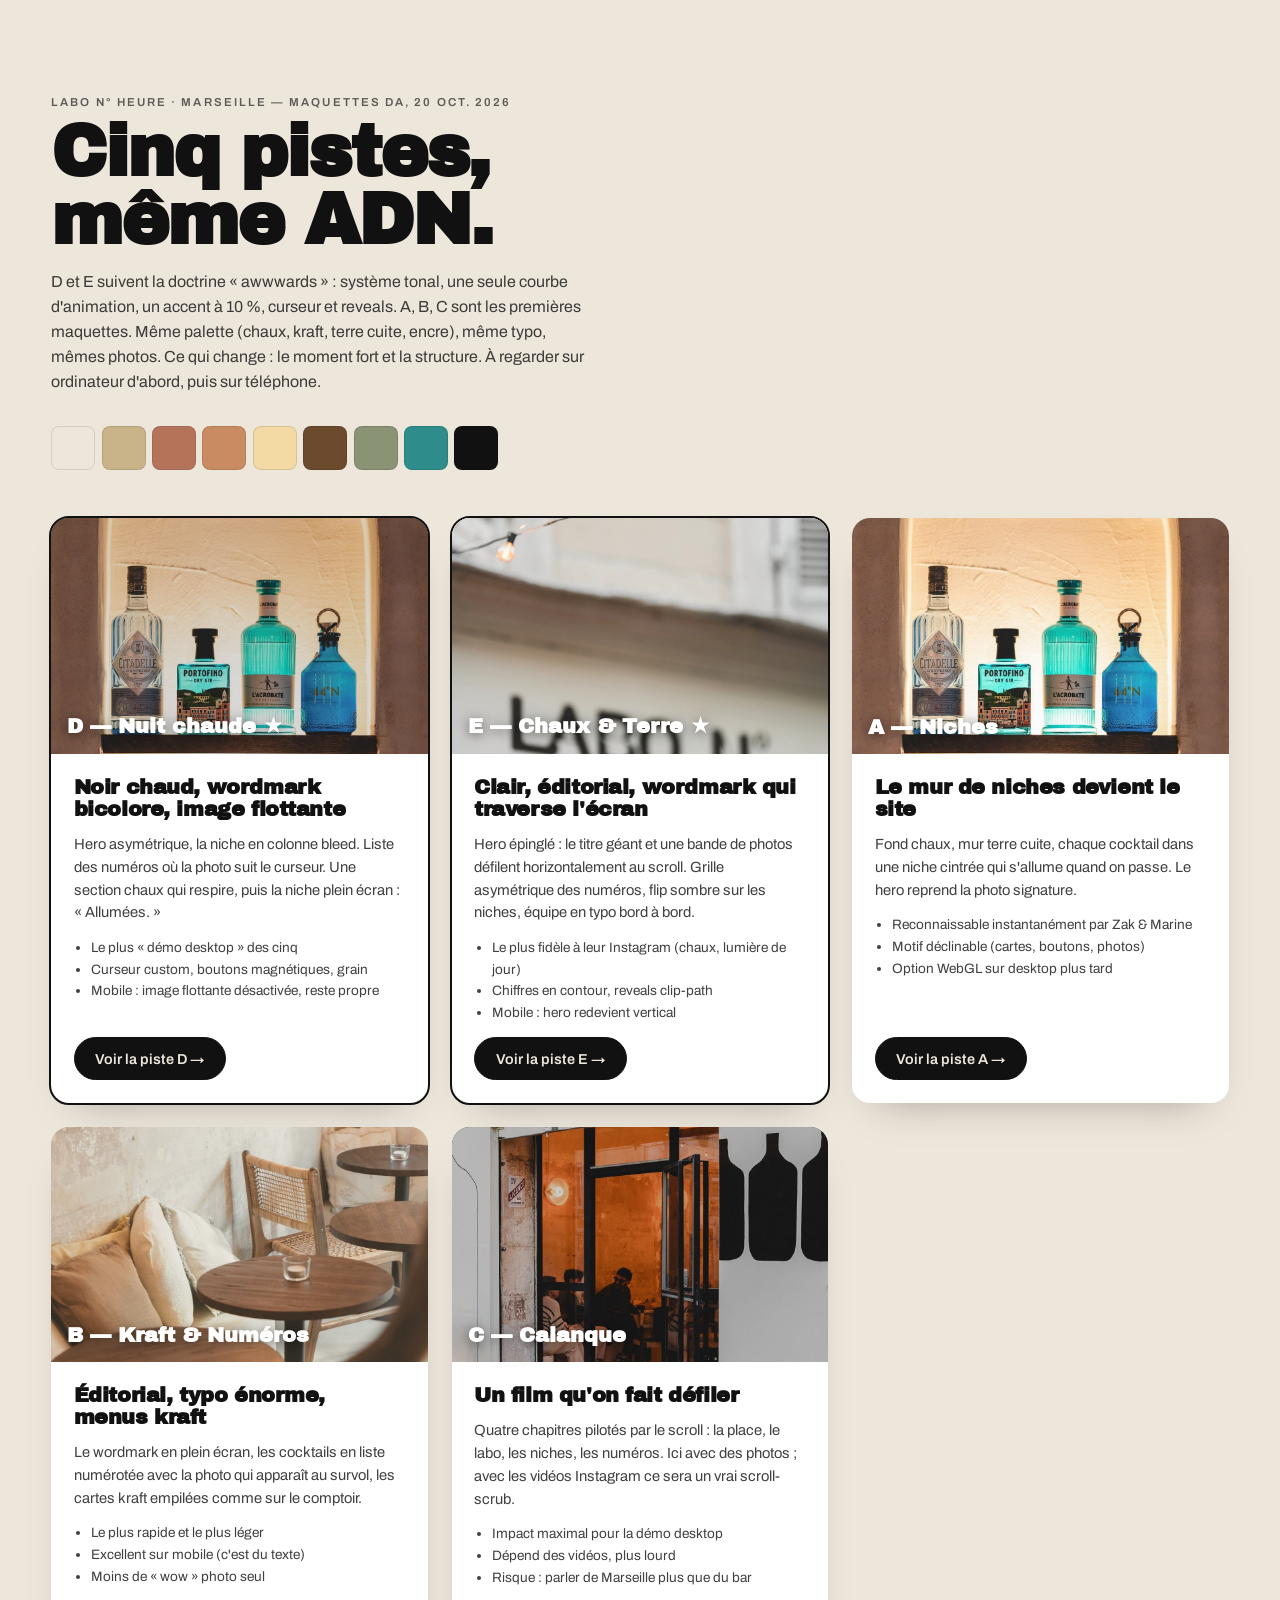
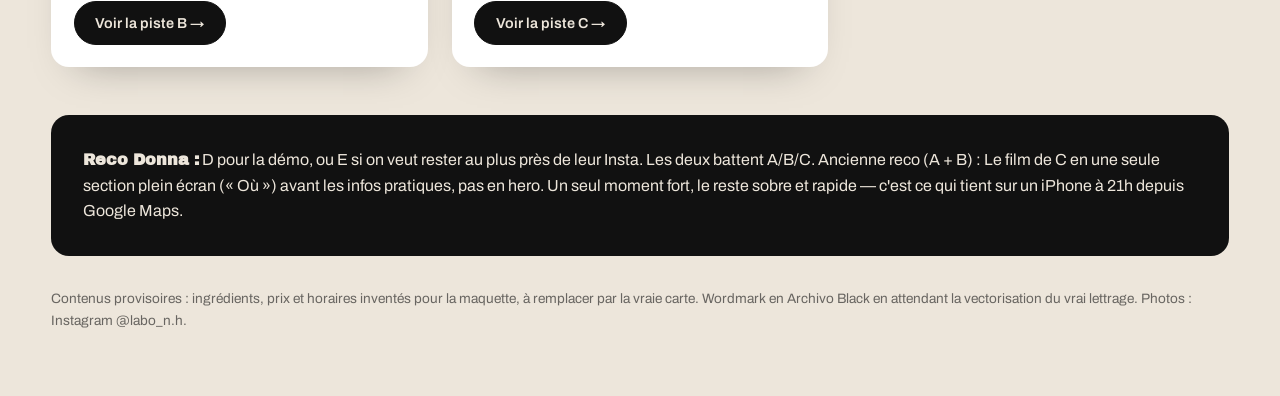
<file: index.html>
<!doctype html>
<html lang="fr">
<head>
<meta charset="utf-8">
<meta name="viewport" content="width=device-width,initial-scale=1">
<meta name="robots" content="noindex">
<title>Labo N° Heure — pistes DA</title>
<link rel="stylesheet" href="shared.css">
<style>
.wrap{padding:6rem 0 4rem}
h1{font-family:var(--display);font-size:clamp(2.4rem,6vw,4.5rem);letter-spacing:-.03em;line-height:.95}
.sub{margin-top:1rem;max-width:60ch;line-height:1.55;opacity:.8}
.pal{display:flex;gap:.4rem;margin:2rem 0 3rem;flex-wrap:wrap}
.pal i{width:44px;height:44px;border-radius:8px;display:block;border:1px solid rgba(0,0,0,.1)}
.cards{display:grid;grid-template-columns:repeat(auto-fit,minmax(280px,1fr));gap:1.5rem}
.c{background:#fff;border-radius:18px;overflow:hidden;box-shadow:0 20px 40px -25px rgba(0,0,0,.35);display:flex;flex-direction:column;transition:transform .3s}
.c:hover{transform:translateY(-4px)}
.c .th{aspect-ratio:16/10;background:var(--terre);position:relative;overflow:hidden}
.c .th img{width:100%;height:100%;object-fit:cover}
.c .th b{position:absolute;left:1rem;bottom:1rem;font-family:var(--display);color:#fff;font-size:1.3rem;text-shadow:0 2px 12px rgba(0,0,0,.5)}
.c .b{padding:1.4rem;flex:1;display:flex;flex-direction:column;gap:.8rem}
.c h2{font-family:var(--display);font-size:1.3rem;letter-spacing:-.02em}
.c p{font-size:.92rem;line-height:1.55;opacity:.8}
.c ul{font-size:.85rem;line-height:1.6;padding-left:1.1rem;opacity:.8}
.c .pill{align-self:flex-start;margin-top:auto}
.reco{background:var(--encre);color:var(--chaux);border-radius:18px;padding:2rem;margin-top:3rem;line-height:1.6}
.reco b{font-family:var(--display)}
.note{margin-top:2rem;font-size:.85rem;opacity:.6;line-height:1.6}
</style>
</head>
<body>
<div class="wrap">
  <div class="label">Labo N° Heure · Marseille — maquettes DA, 20 oct. 2026</div>
  <h1 style="margin-top:.6rem">Cinq pistes,<br>même ADN.</h1>
  <p class="sub">D et E suivent la doctrine « awwwards » : système tonal, une seule courbe d'animation, un accent à 10 %, curseur et reveals. A, B, C sont les premières maquettes. Même palette (chaux, kraft, terre cuite, encre), même typo, mêmes photos. Ce qui change : le moment fort et la structure. À regarder sur ordinateur d'abord, puis sur téléphone.</p>
  <div class="pal"><i style="background:#EDE6DB"></i><i style="background:#C9B48A"></i><i style="background:#B5745A"></i><i style="background:#C98B62"></i><i style="background:#F3D9A4"></i><i style="background:#6B4A2E"></i><i style="background:#8A9475"></i><i style="background:#2E8C8A"></i><i style="background:#111"></i></div>

  <div class="cards">
    <a class="c" href="d-nuit.html" style="outline:2px solid #111">
      <div class="th" style="background:#161210"><img src="img/niche.jpg" alt="" style="opacity:.85"><b>D — Nuit chaude ★</b></div>
      <div class="b"><h2>Noir chaud, wordmark bicolore, image flottante</h2>
      <p>Hero asymétrique, la niche en colonne bleed. Liste des numéros où la photo suit le curseur. Une section chaux qui respire, puis la niche plein écran : « Allumées. »</p>
      <ul><li>Le plus « démo desktop » des cinq</li><li>Curseur custom, boutons magnétiques, grain</li><li>Mobile : image flottante désactivée, reste propre</li></ul>
      <span class="pill solid">Voir la piste D →</span></div>
    </a>
    <a class="c" href="e-chaux.html" style="outline:2px solid #111">
      <div class="th" style="background:#E3D9C8"><img src="img/facade.jpg" alt="" style="opacity:.9"><b>E — Chaux &amp; Terre ★</b></div>
      <div class="b"><h2>Clair, éditorial, wordmark qui traverse l'écran</h2>
      <p>Hero épinglé : le titre géant et une bande de photos défilent horizontalement au scroll. Grille asymétrique des numéros, flip sombre sur les niches, équipe en typo bord à bord.</p>
      <ul><li>Le plus fidèle à leur Instagram (chaux, lumière de jour)</li><li>Chiffres en contour, reveals clip-path</li><li>Mobile : hero redevient vertical</li></ul>
      <span class="pill solid">Voir la piste E →</span></div>
    </a>
    <a class="c" href="a-niches.html">
      <div class="th"><img src="img/niche.jpg" alt=""><b>A — Niches</b></div>
      <div class="b"><h2>Le mur de niches devient le site</h2>
      <p>Fond chaux, mur terre cuite, chaque cocktail dans une niche cintrée qui s'allume quand on passe. Le hero reprend la photo signature.</p>
      <ul><li>Reconnaissable instantanément par Zak &amp; Marine</li><li>Motif déclinable (cartes, boutons, photos)</li><li>Option WebGL sur desktop plus tard</li></ul>
      <span class="pill solid">Voir la piste A →</span></div>
    </a>
    <a class="c" href="b-kraft.html">
      <div class="th" style="background:#C9B48A"><img src="img/interieur.jpg" alt="" style="opacity:.85"><b>B — Kraft &amp; Numéros</b></div>
      <div class="b"><h2>Éditorial, typo énorme, menus kraft</h2>
      <p>Le wordmark en plein écran, les cocktails en liste numérotée avec la photo qui apparaît au survol, les cartes kraft empilées comme sur le comptoir.</p>
      <ul><li>Le plus rapide et le plus léger</li><li>Excellent sur mobile (c'est du texte)</li><li>Moins de « wow » photo seul</li></ul>
      <span class="pill solid">Voir la piste B →</span></div>
    </a>
    <a class="c" href="c-calanque.html">
      <div class="th" style="background:#111"><img src="img/facade2.jpg" alt="" style="opacity:.8"><b>C — Calanque</b></div>
      <div class="b"><h2>Un film qu'on fait défiler</h2>
      <p>Quatre chapitres pilotés par le scroll : la place, le labo, les niches, les numéros. Ici avec des photos ; avec les vidéos Instagram ce sera un vrai scroll-scrub.</p>
      <ul><li>Impact maximal pour la démo desktop</li><li>Dépend des vidéos, plus lourd</li><li>Risque : parler de Marseille plus que du bar</li></ul>
      <span class="pill solid">Voir la piste C →</span></div>
    </a>
  </div>

  <div class="reco"><b>Reco Donna :</b> D pour la démo, ou E si on veut rester au plus près de leur Insta. Les deux battent A/B/C. Ancienne reco (A + B) : Le film de C en une seule section plein écran (« Où ») avant les infos pratiques, pas en hero. Un seul moment fort, le reste sobre et rapide — c'est ce qui tient sur un iPhone à 21h depuis Google Maps.</div>

  <p class="note">Contenus provisoires : ingrédients, prix et horaires inventés pour la maquette, à remplacer par la vraie carte. Wordmark en Archivo Black en attendant la vectorisation du vrai lettrage. Photos : Instagram @labo_n.h.</p>
</div>
</body>
</html>
</file>
<file: shared.css>
@import url('https://fonts.googleapis.com/css2?family=Archivo:wght@400;500;600&family=Archivo+Black&family=Inter+Tight:wght@400;500;700;800;900&display=swap');
:root{
  --chaux:#EDE6DB;--chaux-2:#E4DBCC;--kraft:#C9B48A;--terre:#B5745A;--terre-2:#C98B62;
  --glow:#F3D9A4;--encre:#111111;--noyer:#6B4A2E;--olive:#8A9475;--mer:#2E8C8A;
  --display:'Archivo Black','Inter Tight',sans-serif;--sans:'Archivo','Inter Tight',sans-serif;
}
*{box-sizing:border-box;margin:0;padding:0}
html{scroll-behavior:smooth}
body{font-family:var(--sans);color:var(--encre);background:var(--chaux);-webkit-font-smoothing:antialiased;overflow-x:hidden}
img{display:block;max-width:100%}
a{color:inherit;text-decoration:none}
.wrap{width:min(1200px,92vw);margin-inline:auto}
.label{font-size:.72rem;letter-spacing:.18em;text-transform:uppercase;font-weight:600;opacity:.65}
.pill{display:inline-flex;align-items:center;gap:.5rem;padding:.8rem 1.3rem;border-radius:999px;border:1.5px solid var(--encre);font-weight:600;font-size:.9rem;transition:background .25s,color .25s}
.pill:hover{background:var(--encre);color:var(--chaux)}
.pill.solid{background:var(--encre);color:var(--chaux)}
.pill.solid:hover{background:var(--terre);border-color:var(--terre)}
nav.top{position:fixed;inset:0 0 auto 0;z-index:50;display:flex;justify-content:space-between;align-items:center;padding:1.1rem 4vw;mix-blend-mode:difference;color:#fff}
nav.top .brand{font-family:var(--display);letter-spacing:-.02em;font-size:1.05rem}
nav.top ul{display:flex;gap:1.6rem;list-style:none;font-size:.82rem;font-weight:500;letter-spacing:.06em;text-transform:uppercase}
@media(max-width:700px){nav.top ul{display:none}}
footer{padding:4rem 0 2rem;font-size:.85rem;opacity:.75}
.back{position:fixed;left:1rem;bottom:1rem;z-index:60;font-size:.75rem;background:var(--encre);color:var(--chaux);padding:.5rem .8rem;border-radius:6px;opacity:.8}
.wordmark{font-family:var(--display);text-transform:uppercase;letter-spacing:-.045em;line-height:.86}
.wordmark .deg{font-size:.42em;vertical-align:top;position:relative;top:.12em;letter-spacing:0}
.rev{opacity:0;transform:translateY(28px)}
</file>
